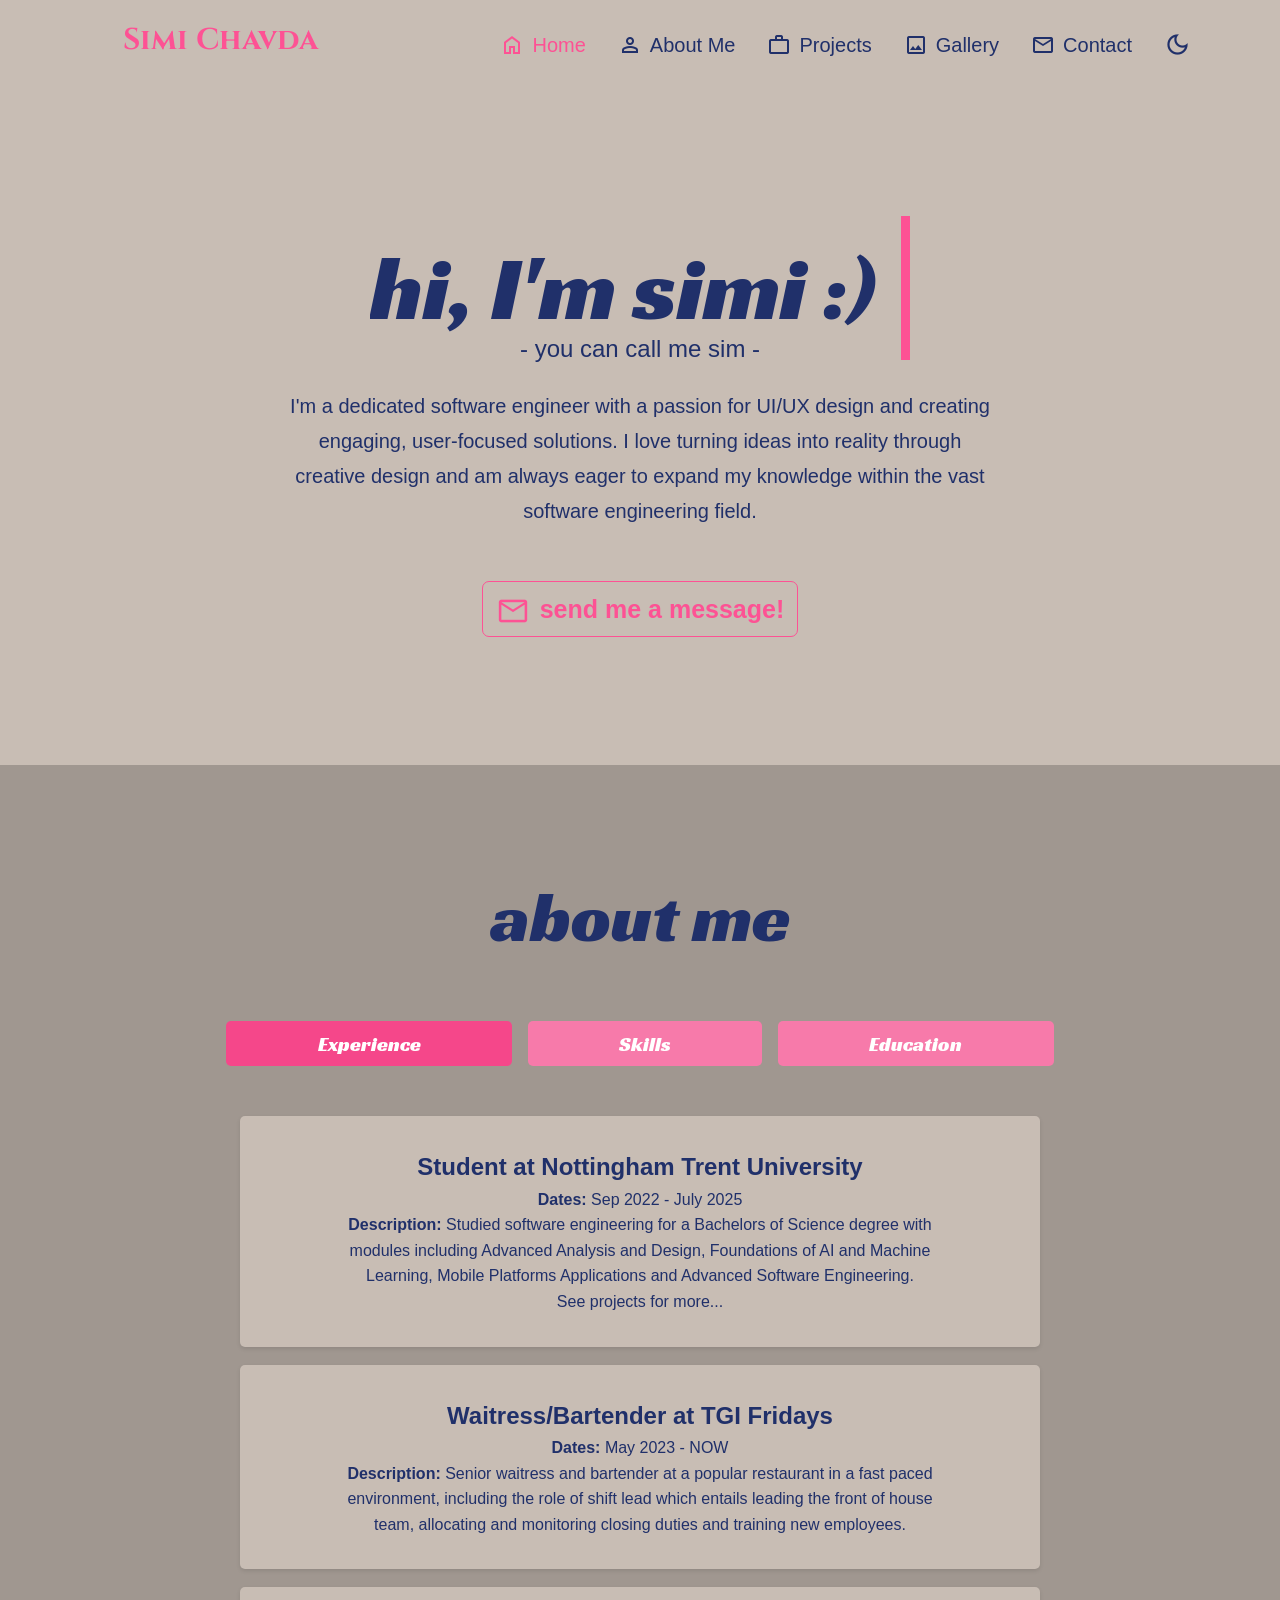
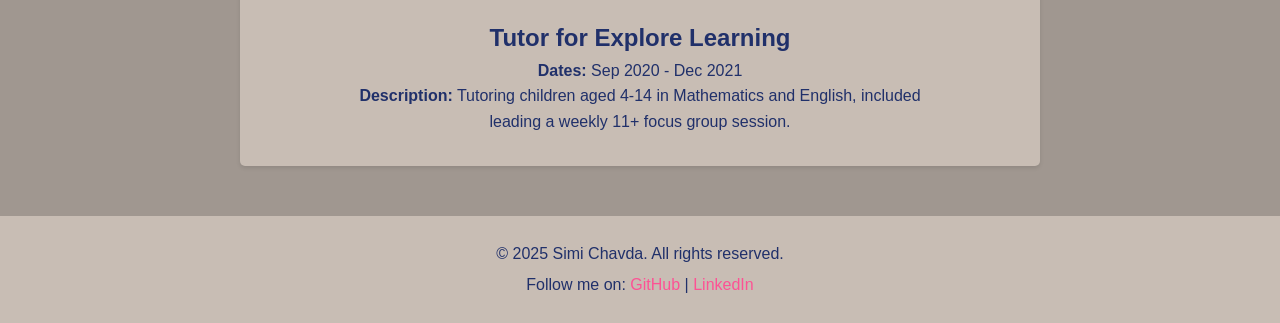
<file: index.html>
<!DOCTYPE html>
<html lang="en">


<head>
    <meta charset="UTF-8">
    <meta name="viewport" content="width=device-width, initial-scale=1.0">


    <title>Simi Chavda</title>

    <link rel="stylesheet" href="css/style.css">
    <link rel="stylesheet" href="css/nav.css">
    <script src="https://code.jquery.com/jquery-3.7.1.js" integrity="sha256-eKhayi8LEQwp4NKxN+CfCh+3qOVUtJn3QNZ0TciWLP4=" crossorigin="anonymous"></script>
    <script src="js/script.js"></script>
    

    <link href="https://fonts.googleapis.com/css2?family=Racing+Sans+One&family=Slabo+27px&display=swap" rel="stylesheet">
    <link rel="stylesheet" href="https://fonts.googleapis.com/css2?family=Cinzel:wght@400..900&family=Nanum+Myeongjo&display=swap" />
    <link rel="stylesheet" href="https://fonts.googleapis.com/css2?family=Material+Symbols+Outlined" />
</head>



<body>
    <header>
        <nav class="navbar">
            <div class="logo">Simi Chavda</div>
            <ul class="nav-links">
                <li><a class="active item" href="index.html"><span class="material-symbols-outlined">home</span><span class="nav-text">Home</span></a></li>
                <li><a class="item" href="#about-me"><span class="material-symbols-outlined">person</span><span class="nav-text">About Me</span></a></li>
                <li><a class="item" href="projects.html"><span class="material-symbols-outlined">work</span><span class="nav-text">Projects</span></a></li>
                <li><a class="item" href="gallery.html"><span class="material-symbols-outlined">image</span><span class="nav-text">Gallery</span></a></li>
                <li><a class="item" href="contact.html"><span class="material-symbols-outlined">mail</span><span class="nav-text">Contact</span></a></li>
                <li><a id="appearance-button" href="" class="material-symbols-outlined">dark_mode</a></li>
            </ul>
        </nav>
    </header>

    <main>
        <h1 class="typing-animation">hi, I'm simi :) </h1>
        <h2>- you can call me sim -</h2>
        <h3>I'm a dedicated software engineer with a passion for UI/UX design and creating engaging, user-focused solutions. I love turning ideas into reality through creative design and am always eager to expand my knowledge within the vast software engineering field. </h3>
        <h4> <a id="mail-button" href="contact.html"><span class="material-symbols-outlined icon">mail</span> send me a message!</a></h4>
    </main>


    <section id="about-me" class="about-me">
        <h2>about me</h2>
            <div class="about-tabs">
                <button class="tab-button active" data-tab="experience">Experience</button>
                <button class="tab-button" data-tab="skills">Skills</button>
                <button class="tab-button" data-tab="education">Education</button>
            </div>
            <div class="tab-content active" id="experience">
                <ul class="experience-list">
                    <li>
                        <h1>Student at Nottingham Trent University</h1>
                        <p><strong>Dates:</strong> Sep 2022 - July 2025</p>
                        <p><strong>Description:</strong> Studied software engineering for a Bachelors of Science degree with modules including Advanced Analysis and Design, Foundations of AI and Machine Learning, Mobile Platforms Applications and Advanced Software Engineering. <br> See projects for more...</p>
                    </li>
                    <li>
                        <h1>Waitress/Bartender at TGI Fridays</h1>
                        <p><strong>Dates:</strong> May 2023 - NOW</p>
                        <p><strong>Description:</strong> Senior waitress and bartender at a popular restaurant in a fast paced environment, including the role of shift lead which entails leading the front of house team, allocating and monitoring closing duties and training new employees.</p>
                    </li>
                    <li>
                        <h1>Tutor for Explore Learning</h1>
                        <p><strong>Dates:</strong> Sep 2020 - Dec 2021</p>
                        <p><strong>Description:</strong> Tutoring children aged 4-14 in Mathematics and English, included leading a weekly 11+ focus group session.</p>
                    </li>
                </ul>
            </div>
            <div class="tab-content" id="skills">
                <ul>
                    <li>
                        <h1>Languages</h1>
                        <p>HTML, CSS, JavaScript, C++, Python, MySQL, C#</p>
                    </li>
                    <li>
                        <h1>Softwares/Tools/Frameworks</h1>
                        <p>Visual Studio & Visual Studio Code, Figma, React, Android Studio</p>
                    </li>
                    <li>
                        <h1>Soft Skills</h1>
                        <p>Problem-Solving, Teamwork, Team Leading, Adaptability</p>
                    </li>
                </ul>
            </div>
            <div class="tab-content" id="education">
                <ul>
                    <li>
                        <h1>Nottingham Trent University - Software Engineering BSc (2:1)</h1>
                        <p><strong>Dates:</strong> Sep 2022 - July 2025</p>
                        <p><strong>Description:</strong> Including my Final Year Project consisting of an AR mobile game created in Unity Engine V6 with a GPS system relying on Vuforia's Map API, and a 17,000 word dissertation detailing the planning, design, implentation and testing phases of this project. <br><br><strong>Final Year Project Grade : 2:1 </strong></p>
                    </li>
                    <li>
                        <h1>Beaconsfield High School - x3 A Levels</h1>
                        <p><strong>Dates:</strong> Sep 2020 - July 2022</p>
                        <p><br><strong>Subjects and Grades : Mathemtics, Economics & Physics (A,A,B)</strong></p>
                    </li>
                </ul>
            </div>
    </section>

    <button id="back-to-top" class="material-symbols-outlined">arrow_upward</button>

    <footer>
        <div class="footer-info">
            <p>&copy; 2025 Simi Chavda. All rights reserved.</p>
            <p>Follow me on:
                <a href="https://github.com/simichavda" target="_blank">GitHub</a> |
                <a href="https://linkedin.com" target="_blank">LinkedIn</a>
            </p>
        </div>
    </footer>


</body>
</html>
</file>
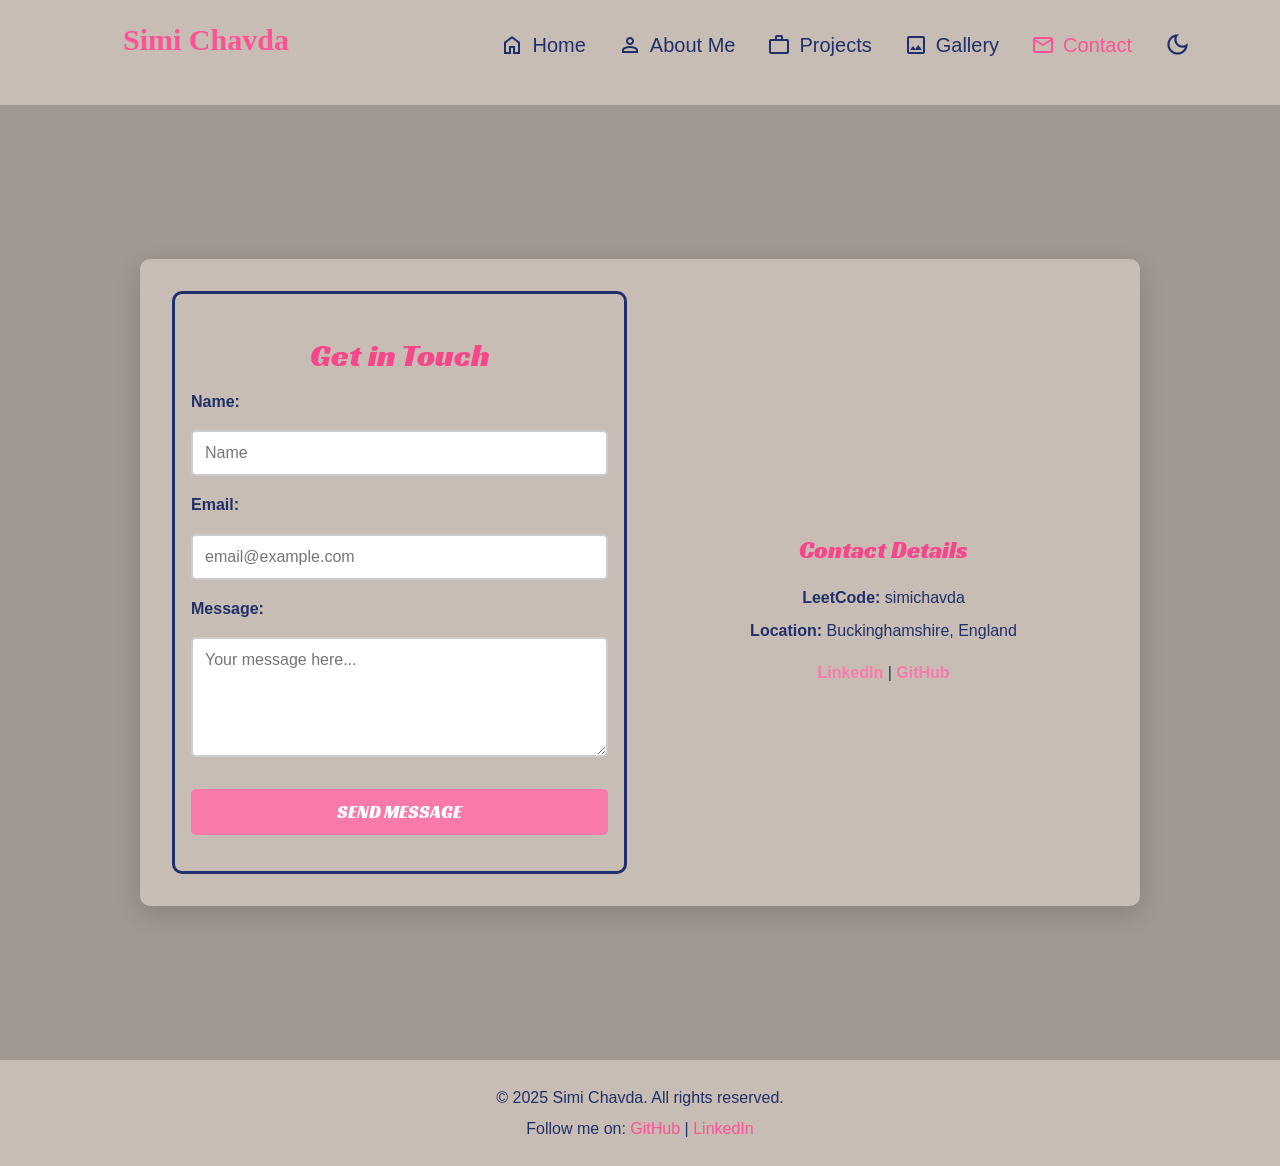
<file: contact.html>
<!DOCTYPE html>
<html lang="en">

<head>
    <meta charset="UTF-8">
    <meta name="viewport" content="width=device-width, initial-scale=1.0">
    <title>Contact | Simi Chavda</title>

    <link rel="stylesheet" href="css/style.css">
    <link rel="stylesheet" href="css/nav.css">
    <link rel="stylesheet" href="css/contact.css">

    <script src="https://code.jquery.com/jquery-3.7.1.js"></script>
    <script src="js/script.js"></script>

    <link href="https://fonts.googleapis.com/css2?family=Racing+Sans+One&family=Slabo+27px&display=swap" rel="stylesheet">
    <link rel="stylesheet" href="https://fonts.googleapis.com/css2?family=Material+Symbols+Outlined" />
</head>

<body>
    <header>
        <nav class="navbar">
            <div class="logo">Simi Chavda</div>
            <ul class="nav-links">
                <li><a class="item" href="index.html"><span class="material-symbols-outlined">home</span><span class="nav-text">Home</span></a></li>
                <li><a class="item" href="index.html#about-me"><span class="material-symbols-outlined">person</span><span class="nav-text">About Me</span></a></li>
                <li><a class="item" href="projects.html"><span class="material-symbols-outlined">work</span><span class="nav-text">Projects</span></a></li>
                <li><a class="item" href="gallery.html"><span class="material-symbols-outlined">image</span><span class="nav-text">Gallery</span></a></li>
                <li><a class="item active" href="contact.html"><span class="material-symbols-outlined">mail</span><span class="nav-text">Contact</span></a></li>
                <li><a id="appearance-button" href="" class="material-symbols-outlined">dark_mode</a></li>
            </ul>
        </nav>
    </header>

    <section id="about-me" class="about-me">
        <div class="contact-container">
            <div class="contact-form">
                <h2>Get in Touch</h2>
                <form action="https://formspree.io/f/xzdjzbop" method="POST">
                    <label for="name">Name:</label>
                    <input type="text" id="name" name="name" placeholder="Name" required>

                    <label for="email">Email:</label>
                    <input type="email" id="email" name="email" placeholder="email@example.com" required>

                    <label for="message">Message:</label>
                    <textarea id="message" name="message" rows="5" placeholder="Your message here..." required></textarea>

                    <input type="text" name="_gotcha" style="display:none">

                    <div class="g-recaptcha" data-sitekey="6LeIxAcTAAAAAJcZVRqyHh71UMIEGNQ_MXjiZKhI"></div>

                    <button type="submit">SEND MESSAGE</button>
                </form>
                <script src="https://www.google.com/recaptcha/api.js" async defer></script>
            </div>

            <div class="contact-details">
                <h2>Contact Details</h2>
                <p><strong>LeetCode:</strong> <a href="https://leetcode.com/u/simichavda/">simichavda</a></p>
                <p><strong>Location:</strong> Buckinghamshire, England</p>
                <ul class="social-links">
                    <li>
                        <a href="https://www.linkedin.com/in/simi-chavda-56b835235/" target="_blank">LinkedIn</a> |
                        <a href="https://github.com/simichavda" target="_blank">GitHub</a>
                    </li>
                </ul>
            </div>
        </div>
    </section>

    <button id="back-to-top" class="material-symbols-outlined">arrow_upward</button>

    <footer>
        <div class="footer-info">
            <p>&copy; 2025 Simi Chavda. All rights reserved.</p>
            <p>
                Follow me on:
                <a href="https://github.com" target="_blank">GitHub</a> |
                <a href="https://linkedin.com" target="_blank">LinkedIn</a>
            </p>
        </div>
    </footer>
</body>
</html>
</file>
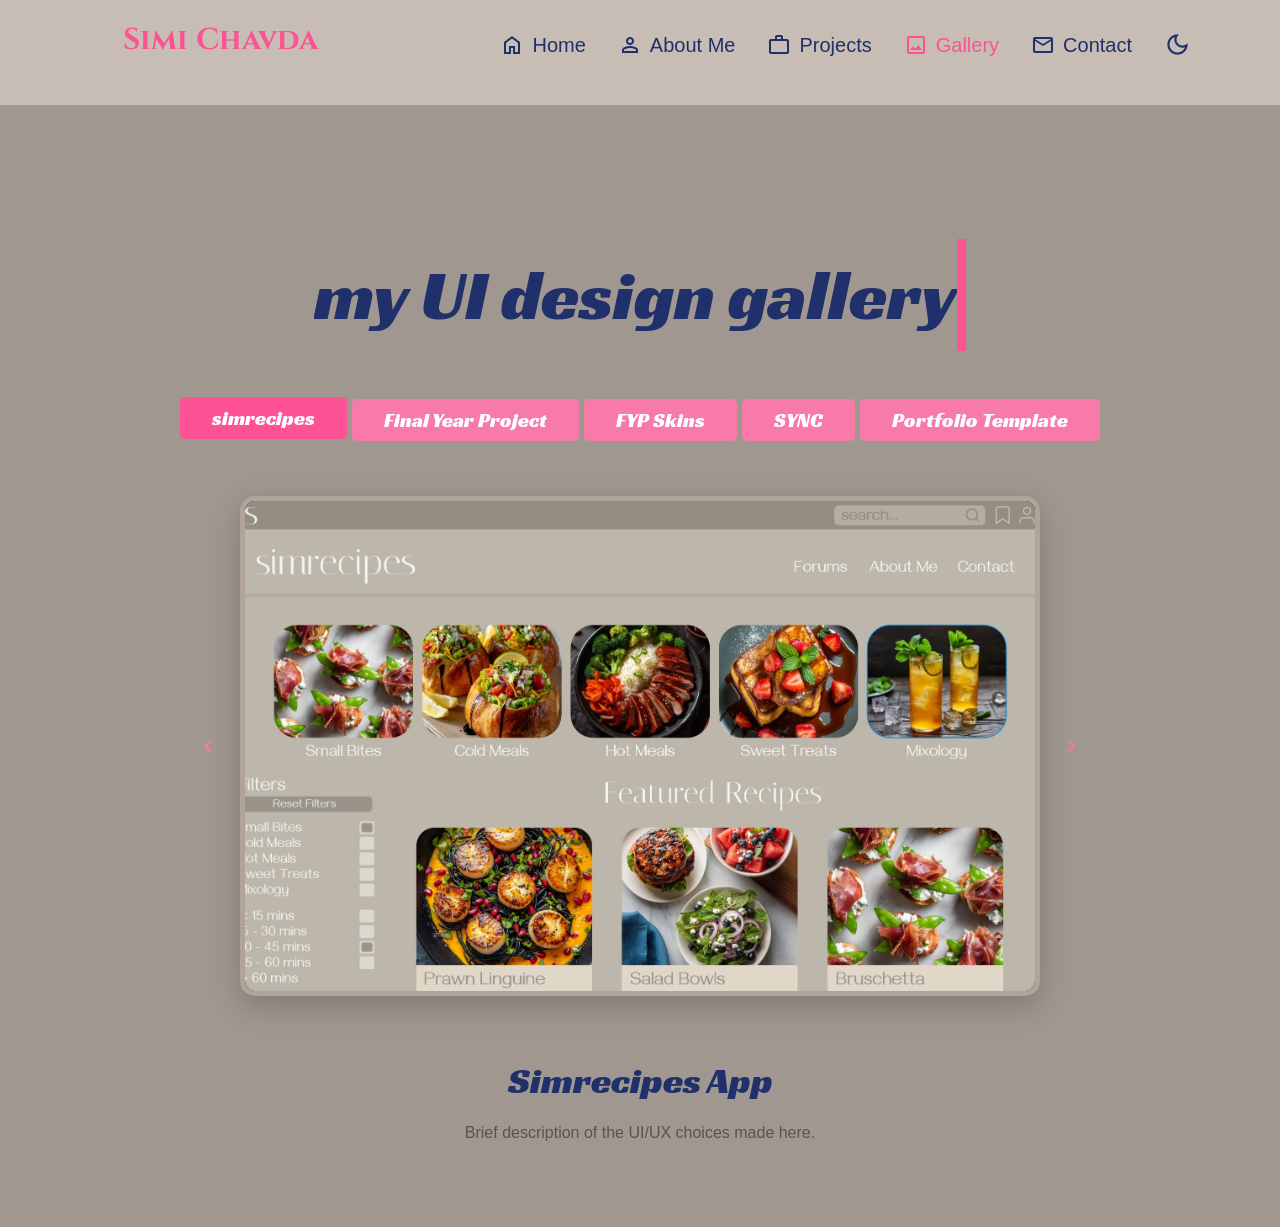
<file: gallery.html>
<!DOCTYPE html>
<html lang="en">

<head>
    <meta charset="UTF-8">
    <meta name="viewport" content="width=device-width, initial-scale=1.0">

    <title>Designs</title>

    <link rel="stylesheet" href="css/style.css">
    <link rel="stylesheet" href="css/nav.css">
    <link rel="stylesheet" href="css/gallery.css">

    <script src="https://code.jquery.com/jquery-3.7.1.js" integrity="sha256-eKhayi8LEQwp4NKxN+CfCh+3qOVUtJn3QNZ0TciWLP4=" crossorigin="anonymous"></script>
    <script src="js/script.js"></script>
    <script src="js/gallery.js" defer></script>

    <link href="https://fonts.googleapis.com/css2?family=Racing+Sans+One&family=Slabo+27px&display=swap" rel="stylesheet">
    <link rel="stylesheet" href="https://fonts.googleapis.com/css2?family=Cinzel:wght@400..900&family=Nanum+Myeongjo&display=swap" />
    <link rel="stylesheet" href="https://fonts.googleapis.com/css2?family=Material+Symbols+Outlined" />
</head>

<body>
    <header>
        <nav class="navbar">
            <div class="logo">Simi Chavda</div>
            <ul class="nav-links">
                <li><a class="item" href="index.html"><span class="material-symbols-outlined">home</span><span class="nav-text">Home</span></a></li>
                <li><a class="item" href="index.html#about-me"><span class="material-symbols-outlined">person</span><span class="nav-text">About Me</span></a></li>
                <li><a class="item" href="projects.html"><span class="material-symbols-outlined">work</span><span class="nav-text">Projects</span></a></li>
                <li><a class="active item" href="gallery.html"><span class="material-symbols-outlined">image</span><span class="nav-text">Gallery</span></a></li>
                <li><a class="item" href="contact.html"><span class="material-symbols-outlined">mail</span><span class="nav-text">Contact</span></a></li>
                <li><a id="appearance-button" href="" class="material-symbols-outlined navicon">dark_mode</a></li>
            </ul>
        </nav>
    </header>

    <section id="gallery-section" class="about-me">
        <h2 class="typing-animation">my UI design gallery</h2>

        <div class="about-tabs">
            <button class="tab-button active" data-tab="simrecipes">simrecipes</button>
            <button class="tab-button" data-tab="fyp">Final Year Project</button>
            <button class="tab-button" data-tab="fypskins">FYP Skins</button>
            <button class="tab-button" data-tab="sync">SYNC</button>
            <button class="tab-button" data-tab="porttemp">Portfolio Template</button>
        </div>

        <div class="tab-content active" id="simrecipes">
            <div class="carousel-container">
                <button class="prev-btn material-symbols-outlined">chevron_left</button>
                <div class="carousel-view landscape">
                    <div class="carousel-track">
                        <img src="images/gallery/simrecipes1.jpg" alt="App Design 1">
                        <img src="images/gallery/simrecipes2.jpg" alt="App Design 2">
                        <img src="images/gallery/simrecipes3.jpg" alt="App Design 3">
                        <img src="images/gallery/simrecipes4.jpg" alt="App Design 4">
                        <img src="images/gallery/simrecipes5.jpg" alt="App Design 5">
                    </div>
                </div>
                <button class="next-btn material-symbols-outlined">chevron_right</button>
            </div>
            <div class="project-desc">
                <h3>Simrecipes App</h3>
                <p>Brief description of the UI/UX choices made here.</p>
            </div>
        </div>

        <div class="tab-content" id="fyp">
            <div class="carousel-container">
                <button class="prev-btn material-symbols-outlined">chevron_left</button>
                <div class="carousel-view portrait">
                    <div class="carousel-track">
                        <img src="images/gallery/fyp/fyp1.jpg" alt="App Design 1">
                        <img src="images/gallery/fyp/fyp2.jpg" alt="App Design 2">
                        <img src="images/gallery/fyp/fyp3.1.jpg" alt="App Design 3.1">
                        <img src="images/gallery/fyp/fyp3.2.jpg" alt="App Design 3.2">
                        <img src="images/gallery/fyp/fyp4.jpg" alt="App Design 4">
                        <img src="images/gallery/fyp/fyp5.jpg" alt="App Design 5">
                        <img src="images/gallery/fyp/fyp6.jpg" alt="App Design 6">
                        <img src="images/gallery/fyp/fyp7.jpg" alt="App Design 7">
                        <img src="images/gallery/fyp/fyp8.jpg" alt="App Design 8">
                        <img src="images/gallery/fyp/fyp9.jpg" alt="App Design 9">
                        <img src="images/gallery/fyp/fyp10.jpg" alt="App Design 10">
                        <img src="images/gallery/fyp/fyp11.jpg" alt="App Design 11">
                        <img src="images/gallery/fyp/fyp12.jpg" alt="App Design 12">
                        <img src="images/gallery/fyp/fyp13.jpg" alt="App Design 13">
                        <img src="images/gallery/fyp/fyp14.jpg" alt="App Design 14">
                        <img src="images/gallery/fyp/fyp15.jpg" alt="App Design 15">
                    </div>
                </div>
                <button class="next-btn material-symbols-outlined">chevron_right</button>
            </div>
            <div class="project-desc">
                <h3>Final Year Project</h3>
                <p>Brief description of the UI/UX choices made here.</p>
            </div>
        </div>

        <div class="tab-content" id="fypskins">
            <div class="carousel-container">
                <button class="prev-btn material-symbols-outlined">chevron_left</button>
                <div class="carousel-view portrait">
                    <div class="carousel-track">
                        <img src="images/gallery/modelskins/BlueGreenSkin.png" alt="App Design 1">
                        <img src="images/gallery/modelskins/CoconutSkin.png" alt="App Design 2">
                        <img src="images/gallery/modelskins/DenimSkin.png" alt="App Design 3">
                        <img src="images/gallery/modelskins/GalaxySkin.png" alt="App Design 4">
                        <img src="images/gallery/modelskins/GrayPinkSkin.png" alt="App Design 5">
                        <img src="images/gallery/modelskins/HalloweenSkin.png" alt="App Design 6">
                        <img src="images/gallery/modelskins/LimeSkin.png" alt="App Design 7">
                        <img src="images/gallery/modelskins/OrangeYellowSkin.png" alt="App Design 8">
                        <img src="images/gallery/modelskins/PineappleSkin.png" alt="App Design 9">
                        <img src="images/gallery/modelskins/PinkSkin.png" alt="App Design 10">
                        <img src="images/gallery/modelskins/PurpleYellowSkin.png" alt="App Design 11">
                        <img src="images/gallery/modelskins/WatermelonSkin.png" alt="App Design 12">
                    </div>
                </div>
                <button class="next-btn material-symbols-outlined">chevron_right</button>
            </div>
            <div class="project-desc">
                <h3>FYP Skins</h3>
                <p>Brief description of the UI/UX choices made here.</p>
            </div>
        </div>

        <div class="tab-content" id="sync">
            <div class="carousel-container">
                <button class="prev-btn material-symbols-outlined">chevron_left</button>
                <div class="carousel-view portrait">
                    <div class="carousel-track">
                        <img src="images/gallery/SYNC1.jpg" alt="App Design 1">
                        <img src="images/gallery/SYNC2.jpg" alt="App Design 2">
                        <img src="images/gallery/SYNC3.jpg" alt="App Design 3">
                    </div>
                </div>
                <button class="next-btn material-symbols-outlined">chevron_right</button>
            </div>
            <div class="project-desc">
                <h3>SYNC Application</h3>
                <p>Brief description of the UI/UX choices made here.</p>
            </div>
        </div>

        <div class="tab-content" id="porttemp">
            <div class="carousel-container">
                <button class="prev-btn material-symbols-outlined">chevron_left</button>
                <div class="carousel-view landscape">
                    <div class="carousel-track">
                        <img src="images/gallery/webdesignidea1.jpg" alt="App Design 1">
                        <img src="images/gallery/webdesignidea2.jpg" alt="App Design 2">
                    </div>
                </div>
                <button class="next-btn material-symbols-outlined">chevron_right</button>
            </div>
            <div class="project-desc">
                <h3>Portfolio Template</h3>
                <p>Brief description of the UI/UX choices made here.</p>
            </div>
        </div>

    </section>

    <button id="back-to-top" class="material-symbols-outlined">arrow_upward</button>

</body>
</html>
</file>
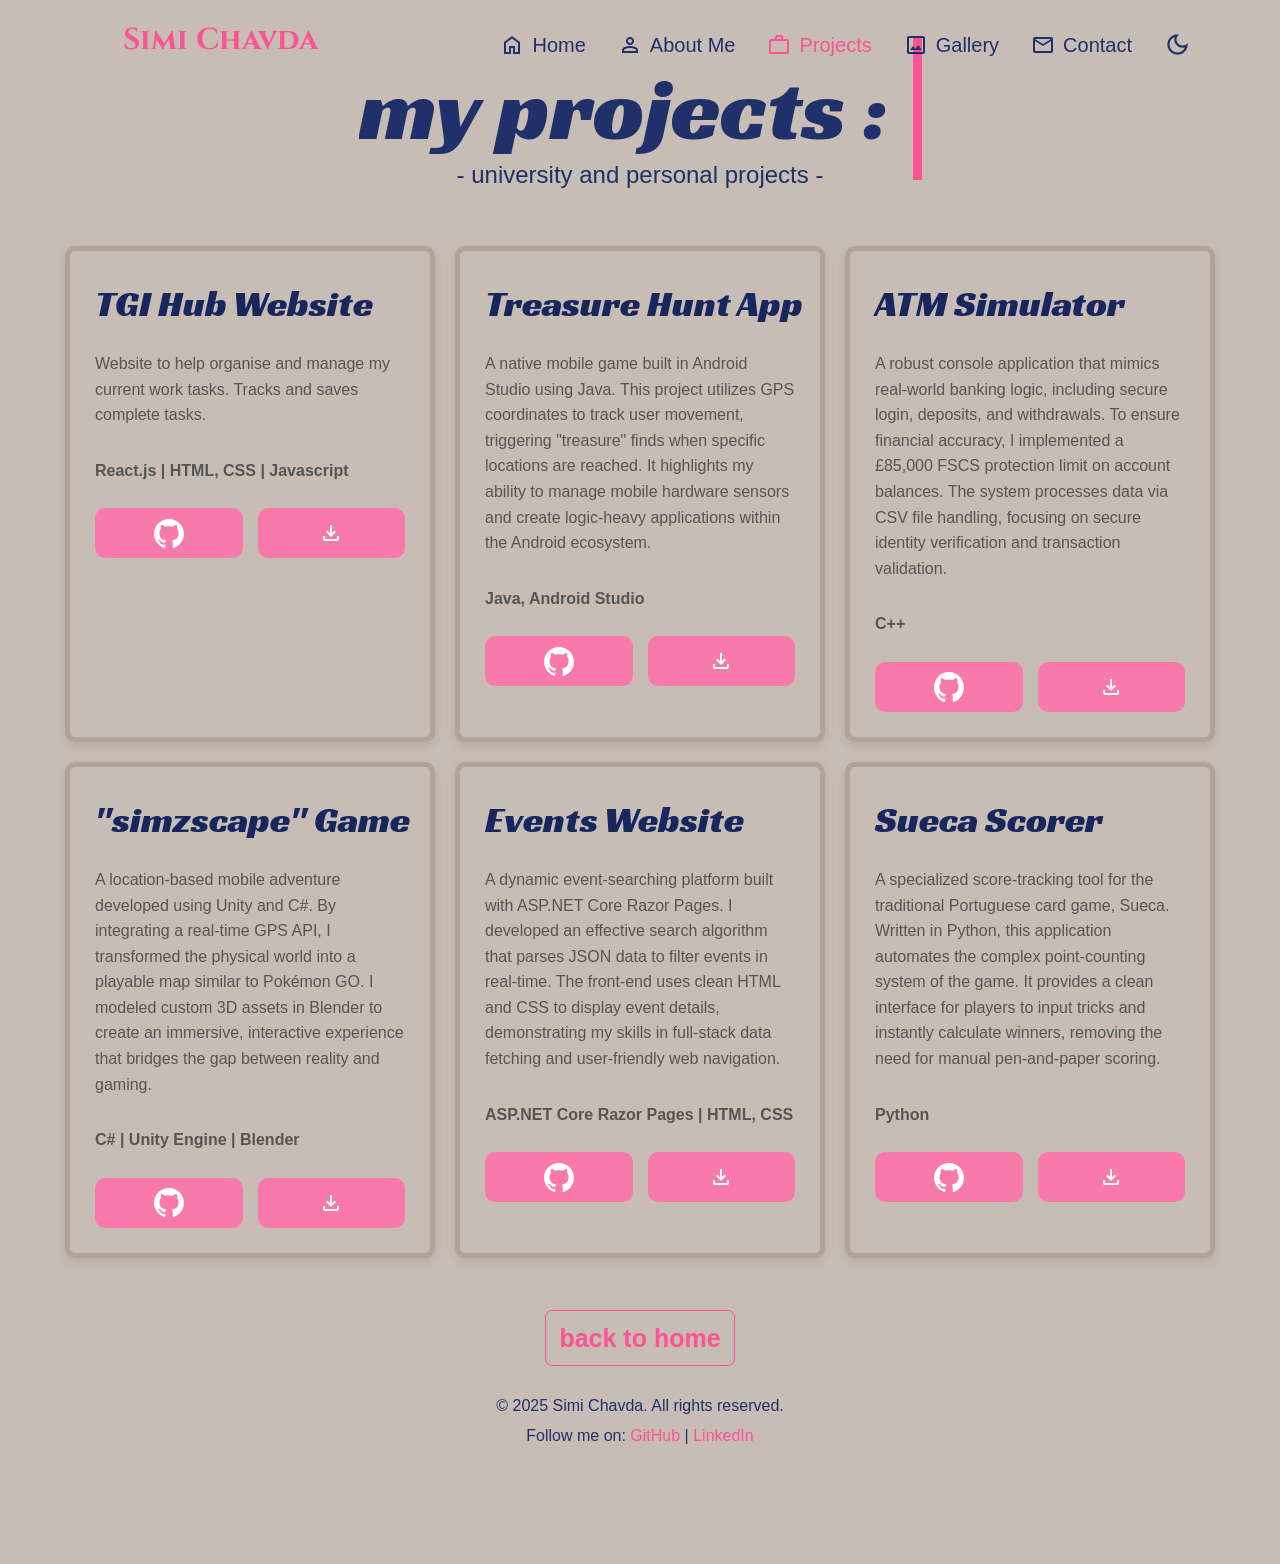
<file: projects.html>
<!DOCTYPE html>
<html lang="en">


<head>
    <meta charset="UTF-8">
    <meta name="viewport" content="width=device-width, initial-scale=1.0">


    <title>Projects</title>

    <link rel="stylesheet" href="css/style.css">
    <link rel="stylesheet" href="css/nav.css">
    <link rel="stylesheet" href="css/projects.css">
    <script src="https://code.jquery.com/jquery-3.7.1.js" integrity="sha256-eKhayi8LEQwp4NKxN+CfCh+3qOVUtJn3QNZ0TciWLP4=" crossorigin="anonymous"></script>
    <script src="js/script.js"></script>
    <script src="js/projects.js" defer></script>


    <link href="https://fonts.googleapis.com/css2?family=Racing+Sans+One&family=Slabo+27px&display=swap" rel="stylesheet">
    <link rel="stylesheet" href="https://fonts.googleapis.com/css2?family=Cinzel:wght@400..900&family=Nanum+Myeongjo&display=swap" />
    <link rel="stylesheet" href="https://fonts.googleapis.com/css2?family=Material+Symbols+Outlined" />
</head>



<body>
    <header>
        <nav class="navbar">
            <div class="logo">Simi Chavda</div>
            <ul class="nav-links">
                <li><a class="item" href="index.html"><span class="material-symbols-outlined">home</span><span class="nav-text">Home</span></a></li>
                <li><a class="item" href="index.html#about-me"><span class="material-symbols-outlined">person</span><span class="nav-text">About Me</span></a></li>
                <li><a class="item active" href="projects.html"><span class="material-symbols-outlined">work</span><span class="nav-text">Projects</span></a></li>
                <li><a class="item" href="gallery.html"><span class="material-symbols-outlined">image</span><span class="nav-text">Gallery</span></a></li>
                <li><a class="item" href="contact.html"><span class="material-symbols-outlined">mail</span><span class="nav-text">Contact</span></a></li>
                <li><a id="appearance-button" href="" class="material-symbols-outlined">dark_mode</a></li>
            </ul>
        </nav>
    </header>

    <main>
        <h1 id="myprojects" class="typing-animation">my projects : </h1>

        <h2 id="project-text">- university and personal projects -</h2>

        <div class="project-container">
            <div class="project-card">
                <div class="card-content">
                    <h3>TGI Hub Website</h3>
                    <p>Website to help organise and manage my current work tasks. Tracks and saves complete tasks.</p>
                    <p class="tech-stack"> React.js | HTML, CSS | Javascript </p>
                    <div class="card-buttons">
                        <a href="tgihub.html" class="github-btn"><img src="images/github.svg"></a>
                        <a href="#" class="material-symbols-outlined">download</a>
                    </div>
                </div>
            </div>

            <div class="project-card">
                <div class="card-content">
                    <h3>Treasure Hunt App</h3>
                    <p>A native mobile game built in Android Studio using Java. This project utilizes GPS coordinates to track user movement, triggering "treasure" finds when specific locations are reached. It highlights my ability to manage mobile hardware sensors and create logic-heavy applications within the Android ecosystem.</p>
                    <p class="tech-stack"> Java, Android Studio </p>
                    <div class="card-buttons">
                        <a href="https://github.com/simichavda" class="github-btn"><img src="images/github.svg"></a>
                        <a href="#" class="material-symbols-outlined">download</a>
                    </div>
                </div>
            </div>

            <div class="project-card">
                <div class="card-content">
                    <h3>ATM Simulator</h3>
                    <p>A robust console application that mimics real-world banking logic, including secure login, deposits, and withdrawals. To ensure financial accuracy, I implemented a £85,000 FSCS protection limit on account balances. The system processes data via CSV file handling, focusing on secure identity verification and transaction validation.</p>
                    <p class="tech-stack"> C++ </p>
                    <div class="card-buttons">
                        <a href="https://github.com/simichavda/ATM-Simulator" class="github-btn"><img src="images/github.svg"></a>
                        <a href="" class="material-symbols-outlined">download</a>
                    </div>
                </div>
            </div>

            <div class="project-card">
                <div class="card-content">
                    <h3>"simzscape" Game</h3>
                    <p>A location-based mobile adventure developed using Unity and C#. By integrating a real-time GPS API, I transformed the physical world into a playable map similar to Pokémon GO. I modeled custom 3D assets in Blender to create an immersive, interactive experience that bridges the gap between reality and gaming.</p>
                    <p class="tech-stack"> C# | Unity Engine | Blender </p>
                    <div class="card-buttons">
                        <a href="https://github.com/simichavda/FYP-game" class="github-btn"><img src="images/github.svg"></a>
                        <a href="#" class="material-symbols-outlined">download</a>
                    </div>
                </div>
            </div>

            <div class="project-card">
                <div class="card-content">
                    <h3>Events Website</h3>
                    <p>A dynamic event-searching platform built with ASP.NET Core Razor Pages. I developed an effective search algorithm that parses JSON data to filter events in real-time. The front-end uses clean HTML and CSS to display event details, demonstrating my skills in full-stack data fetching and user-friendly web navigation.</p>
                    <p class="tech-stack"> ASP.NET Core  Razor Pages | HTML, CSS </p>
                    <div class="card-buttons">
                        <a href="https://github.com/simichavda" class="github-btn"><img src="images/github.svg"></a>
                        <a href="#" class="material-symbols-outlined">download</a>
                    </div>
                </div>
            </div>

            <div class="project-card">
                <div class="card-content">
                    <h3>Sueca Scorer</h3>
                    <p>A specialized score-tracking tool for the traditional Portuguese card game, Sueca. Written in Python, this application automates the complex point-counting system of the game. It provides a clean interface for players to input tricks and instantly calculate winners, removing the need for manual pen-and-paper scoring.</p>
                    <p class="tech-stack"> Python </p>
                    <div class="card-buttons">
                        <a href="https://github.com/simichavda" class="github-btn"><img src="images/github.svg"></a>
                        <a href="#" class="material-symbols-outlined">download</a>
                    </div>
                </div>
            </div>

        </div>
        <h4> <a class="home-button" id="mail-button" href="index.html"> back to home </a></h4>

         <footer>
        <div class="footer-info">
            <p>&copy; 2025 Simi Chavda. All rights reserved.</p>
            <p>Follow me on:
                <a href="https://github.com/simichavda" target="_blank">GitHub</a> |
                <a href="https://linkedin.com" target="_blank">LinkedIn</a>
            </p>
        </div>
    </footer>
    </main>


</body>
</html>
</file>
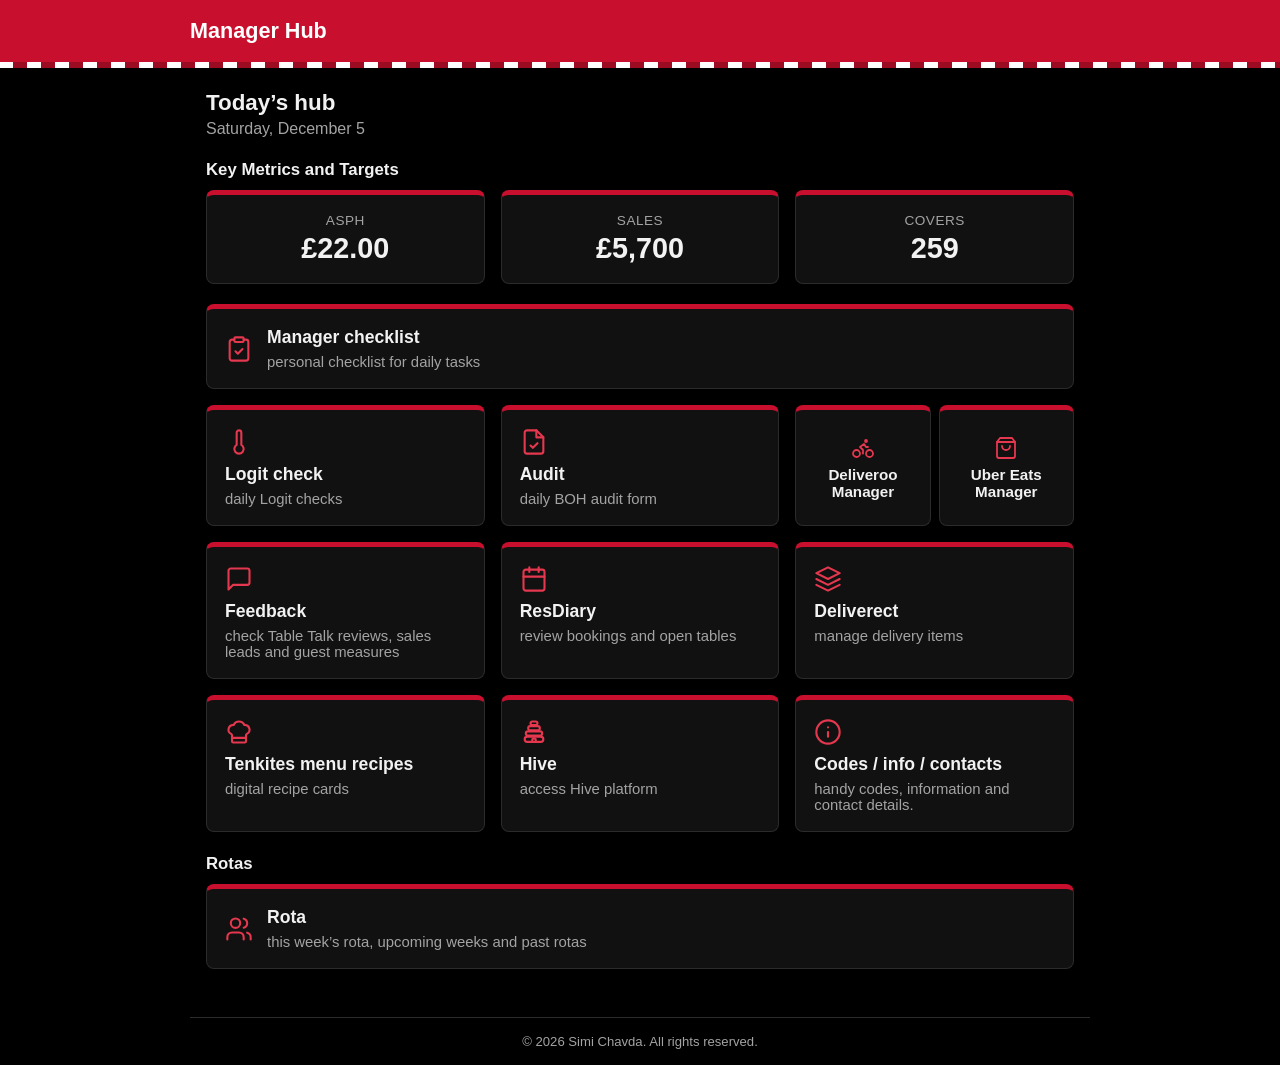
<file: tgihub.html>
<!DOCTYPE html>
<html lang="en">
<head>
  <meta charset="utf-8">
  <meta name="viewport" content="width=device-width, initial-scale=1">
  <title>Manager Hub</title>
  <link rel="icon" type="image/png" href="images/tgilogo.png">
  <link rel="apple-touch-icon" href="images/tgilogo.png">
  <link rel="stylesheet" href="css/tgihub.css">
</head>
<body>
  <header class="top">
    <div class="in">
      <h1>Manager Hub</h1>
      <a href="#" id="homeLink" hidden>Home</a>
    </div>
  </header>
  <main id="app"></main>
  <footer class="foot">© <span id="year"></span> Simi Chavda. All rights reserved.</footer>
  <script src="js/tgihub.js"></script>
</body>
</html>
</file>
<file: css/style.css>
@import url('https://fonts.googleapis.com/css2?family=Material+Symbols+Outlined');

html {
    scroll-behavior: smooth; 
}


* {
    margin: 0;
    padding: 0;
    box-sizing: border-box;
}

html {
    scroll-behavior: smooth;
}

:root {
    --background-light: #c8bdb4;
    --background-dark: #0d1224;
    --text-light: #20306a;
    --text-dark: #c8bdb4;
    --text-inverse-light: #f5f5f5;
    --text-inverse-dark: #474747;

    --background: var(--background-light);
    --nav: var(--nav-light);
    --text: var(--text-light);
    --text-inverse: var(--text-inverse-light);
}

:root.dark {
    --background: var(--background-dark);
    --nav: var(--nav-dark);
    --text: var(--text-dark);
    --text-inverse: var(--text-inverse-dark);
}


.material-symbols-outlined {
    font-variation-settings:
        'FILL' 0, 
        'wght' 300, 
        'GRAD' 0, 
}
    

body {
    background-color: var(--background);
    font-family: Arial, sans-serif;
    line-height: 1.6;
}

main {
    display: flex;
    align-items: center;
    justify-content: center;
    flex-direction: column;
    width: 80vw;
    height: 75vh;
    margin: auto;
    border-radius: 8px;
    text-align: center;
}

    main h1 {
        font-size: 90px;
        color: var(--text);
        font-family: "Racing Sans One", sans-serif;
        font-weight: 100;
        margin-bottom: -35px;
        padding-right: 25px
    }

    .typing-animation {
        display: inline-block;
        white-space: nowrap;
        overflow: hidden; 
        border-right: 9px solid #fd5294; 
        animation: typing 3s steps(30, end), smooth-blink 1.2s infinite 3s; 

    }
    
    @keyframes typing {
        from { width: 0; }
        to { width: 550px; }
    }
    

    @keyframes smooth-blink {
        0%, 100% { opacity: 1; } 
        50% { border-color: transparent; }
    }
    
    

    main h2 {
        font-size: 24px;
        color: var(--text);
        font-weight: 10;
        margin-top: 5px;
    }

    main h3 {
        font-size: 20px;
        color: var(--text);
        font-weight: 10;
        margin-top: 20px;
        width: 700px;
        line-height: 35px;
    }

    #mail-button .material-symbols-outlined {
        font-size: 34px;
        margin-right: 3px;
        vertical-align: middle;
    }

    main h4 {
        font-size: 25px;
        margin-top: 50px;
        padding: 10px;
    }

    main h4 a {
        text-decoration: none;
        color: #fd5294;
        padding: 13px;
        border: 1px solid #fd5294;
        border-radius: 7px;
    }

    main h4 a:hover {
        text-decoration: none;
        color: var(--text);
        border-color: var(--text);
        transition-duration: 0.5s;
    }

.about-me {
    background: rgba(0, 0, 0, 0.2); 
    color: var(--text);
    padding: 2rem;
    text-align: center;
}

    .about-me h2 {
        margin-top: 4rem;
        margin-bottom: 3rem;
        font-family: "Racing Sans One", sans-serif;
        font-size: 70px;
        font-weight: 100;
    }

    .about-me p {
        font-size: 1rem;
        line-height: 1.6;
        max-width: 600px;
        margin: 0 auto;
    }

    .about-tabs {
        display: flex;
        justify-content: center;
        gap: 1rem;
        margin-bottom: 1.5rem;
      }
      
      .tab-button {
        padding: 0.6rem 7.5%;
        border: none;
        border-radius: 5px;
        background: #f77aaa;
        color: white;
        font-size: 1.25rem;
        cursor: pointer;
        font-family: "Racing Sans One", sans-serif;
      }
      
      .tab-button:hover {
        background: #f5478a;
        transition-duration: 0.7s;
      }
      
      .tab-button.active {
        background: #f5478a;
      }
      
      .tab-content {
        display: none;
        animation: fadeIn 0.5s ease;

      }
      
      .tab-content.active {
        display: block;
      }
      
      .tab-content h3 {
        margin-bottom: 0.5rem;
        color: var(--text);
      }
      
      .tab-content ul {
        list-style-type: none;
        padding: 0;
        margin-top: 50px;
      }
      
      .tab-content ul li {
        background: var(--background);
        margin: auto;
        margin-bottom: 18px;
        padding: 2rem;
        border-radius: 5px;
        box-shadow: 0 2px 4px rgba(0, 0, 0, 0.1);
        width: 800px;
      }

#back-to-top {
    position: fixed;           
    bottom: 20px;
    right: 20px;  
    background-color: #ff76a6;
    color: #ffffff;
    border: none;
    padding: 15px;
    font-size: 24px;
    border-radius: 50%;
    display: none;
    cursor: pointer;
}
    
    #back-to-top:hover {
        background-color: #f94084;
        transition-duration: 0.7s;
    }

@media (max-width: 768px) {
    .nav-links {
        display: flex;
        flex-direction: row;
        width: 100%;
        justify-content: space-around;
    }

    .typing-animation {
        display: inline-block;
        white-space: nowrap;
        overflow: hidden; 
        border-right: 9px solid #fd5294; 
        animation: typing 3s steps(30, end), smooth-blink 1.2s infinite 3s; 
    }

    @keyframes typing {
        from { width: 0; }
        to { width: 250px; }
    }
    

    @keyframes smooth-blink {
        0%, 100% { opacity: 1; } 
        50% { border-color: transparent; }
    }
    

    main h1 {
        margin-top: 60px;
        font-size: 40px;
    }

    main h2 {
        margin-top: 25px;
        font-size: 18px;
    }

    main h3 {
        font-size: 16px;
        width: auto;
        line-height: 25px;
        padding: 0 10px;
    }

    main h4 {
        font-size: 16px;
    }

    .about-tabs {
        max-width: 200px;
        margin: 20px auto;
    }
    
    .tab-button {
        font-size: 18px;
        font-weight: 0;
    }

    .tab-content ul li {
        font-size: 10px;
        width: 90vw;
        margin: auto;
        margin-bottom: 18px;
        padding: 1rem;
    }

    .tab-content.active li {
        width: 90vw;
        margin-left: -10px
    }

    .about-me h2 {
        font-size: 40px;
    }
}
</file>
<file: css/nav.css>
header {
    color: #ca6189;
}

.navbar {
    max-width: 1150px; 
    margin: 0 auto; 
    padding: 0 15px;
    display: flex;
    justify-content: space-between;
    align-items: center;
    padding: 1rem;
}

.logo {
    margin-left: 2rem;
    margin-top: -10px;
    padding: 10px;
    font-size: 30px;
    font-weight: bold;
    font-family: Cinzel;
    color: #fd5294;
}

.nav-links {
    list-style: none;
    display: flex;

}

    .nav-links li {
        margin-left: 1rem;
        font-size: 20px;
    }

    .nav-links a {
        color: var(--text);
        text-decoration: none;
        padding: 0.5rem;
        display: inline-flex;
        align-items: center;
        gap: 0.5rem;
    }

    #appearance-button.material-symbols-outlined {
        font-size: 27px;
        margin-top: 2px;
    }

        .nav-links a:hover {
            color: #fd5294;
            border-radius: 5px;
            transition-duration: 0.4s;
        }

        .nav-links .active {
            color: #fd5294; 
        }

footer {
    background-color: var(--background);
    color: var(--text);
    padding: 20px 0;
    text-align: center;
}
        
.footer-info p {
    margin: 5px 0;
}
        
.footer-info a {
    color: #fd5294;
    text-decoration: none;
    transition: color 0.3s;
}
        
.footer-info a:hover {
    color: #fff;
}

@media (max-width: 768px) {
    .navbar {
        padding: 0.5rem;
    }

    .logo {
        display: none;
    }

    .nav-links li {
        margin-left: 0;
        text-align: center;
    }

    .nav-links a {
        padding: 0.5rem;
        justify-content: center;
    }

    .nav-text {
        display: none;
    }

    .nav-links .material-symbols-outlined {
        font-size: 24px;
    }
}
</file>
<file: css/contact.css>
.about-me {
    margin-top: 15px;
}

.contact-container {
    display: flex;
    gap: 2rem;
    max-width: 1000px;
    margin: 13.5vh auto;
    padding: 2rem;
    background: var(--background, #ffffff);
    box-shadow: 0 8px 24px rgba(0, 0, 0, 0.15);
    border-radius: 10px;
}

.contact-form {
    flex: 1;
    padding: 1rem;
    border: solid 3px var(--text, #17275e);
    border-radius: 10px;
}

    .contact-form h2 {
        margin-top: 20px;
        margin-bottom: 0.5rem;
        font-size: 2rem;
        color: #f5478a;
        font-family: "Racing Sans One", sans-serif;
    }

    .contact-form form {
        display: flex;
        flex-direction: column;
        gap: 1rem;
        margin-bottom: 20px;
    }

    .contact-form input,
    .contact-form textarea {
        width: 100%;
        padding: 0.75rem;
        border: 2px solid #ccc;
        border-radius: 5px;
        font-size: 1rem;
        font-family: inherit;
    }

    .contact-form textarea {
        resize: vertical;
        min-height: 120px;
    }

    .contact-form label {
        text-align: left;
        font-weight: bold;  
}

.contact-form button {
    padding: 0.75rem;
    background: #f77aaa;
    color: white;
    border: none;
    border-radius: 5px;
    font-size: 1.1rem;
    font-family: "Racing Sans One", sans-serif;
    cursor: pointer;
    transition: 0.3s ease;
}

    .contact-form button:hover {
        background: #f5478a;
        transform: translateY(-2px);
    }

.contact-details {
    flex: 1;
    padding: 1rem;
    margin-top: 160px; 
}

    .contact-details h2 {
        margin-bottom: 1rem;
        font-size: 1.5rem;
        color: #f5478a;
        font-family: "Racing Sans One", sans-serif;
    }

    .contact-details p {
        margin: 0.5rem 0;
        line-height: 1.6;
        color: var(--text, #17275e);
    }

    .contact-details a {
        text-decoration: none;
        color: var(--text, #17275e);
    }

.social-links {
    list-style: none;
    padding: 0;
    margin-top: 1rem;
}

    .social-links a {
        color: #f77aaa;
        text-decoration: none;
        font-weight: bold;
        transition: 0.3s;
    }

        .social-links a:hover {
            color: #f5478a;
        }

@media (max-width: 768px) {

    .contact-container {
        flex-direction: column;
        margin-top: 50px;
        padding: 1.5rem;
        margin-left: 15px;
        margin-right: 15px;
    }

    .contact-details {
        margin-top: 10px;
        text-align: center;
    }
}
</file>
<file: css/gallery.css>
@keyframes typing {
    from {
        width: 0;
    }

    to {
        width: 670px;
    }
}

.about-me {
    margin-top: 15px;
    padding-top: 100px; /* Space for fixed nav */
    text-align: center;
}

    .about-me h2 {
        margin-top: 34px;
        margin-bottom: 40px;
        color: var(--text);
    }

/* Tabs */
.about-tabs {
    display: flex;
    justify-content: center;
    gap: 5px;
    flex-wrap: wrap;
    margin-bottom: 20px;
}

.tab-button {
    padding: 0.5rem 2rem;
    border: none;
    border-radius: 5px;
    background: #f77aaa;
    color: white;
    font-size: 1.25rem;
    cursor: pointer;
    font-family: "Racing Sans One", sans-serif;
    transition: 0.3s;
}

    .tab-button.active, .tab-button:hover {
        background: #fd5294;
        transform: translateY(-2px);
    }

.tab-content {
    display: none;
}

    .tab-content.active {
        display: block;
        animation: fadeIn 0.4s ease;
    }

@keyframes fadeIn {
    from {
        opacity: 0;
    }

    to {
        opacity: 1;
    }
}

.carousel-container {
    display: flex;
    align-items: center;
    justify-content: center;
    gap: 20px;
    margin-top: 30px;
    min-height: 550px; 
}

.carousel-view {
    overflow: hidden;
    border-radius: 15px;
    background-color: #0d1224; 
    border: 5px solid #b0a399; 
    box-shadow: 0 10px 30px rgba(0,0,0,0.2);
}


    .carousel-view.portrait {
        width: 300px; 
        aspect-ratio: 9 / 16;
    }

    .carousel-view.landscape {
        width: 800px; 
        aspect-ratio: 16 / 10;
        max-width: 90vw; 
    }


.carousel-track {
    display: flex;
    height: 100%;
    transition: none !important;
}

    .carousel-track img {
        width: 100%;
        height: 100%;
        flex-shrink: 0;
        object-fit: cover;
        transition: none !important;
    }


.prev-btn, .next-btn {
    background: none;
    border: none;
    cursor: pointer;
    font-size: 3rem;
    color: #f77aaa;
    transition: 0.2s;
}

    .prev-btn:hover, .next-btn:hover {
        color: #fd5294;
        transform: scale(1.1);
    }


.project-desc {
    text-align: center;
    margin-top: 30px;
    margin-bottom: 50px;
}

    .project-desc h3 {
        font-size: 37px;
        font-family: "Racing Sans One", sans-serif;
        font-weight: 100;
        margin-bottom: 10px;
        color: var(--text);
    }

    .project-desc p {
        font-size: 1rem;
        line-height: 1.6;
        color: #555;
        max-width: 600px;
        margin: 0 auto;
    }

@media (max-width: 768px) {

    .carousel-container {
        flex-direction: column;
        gap: 10px;
        min-height: auto;
    }

    .carousel-view.landscape {
        width: 90vw;
        aspect-ratio: 16 / 10;
    }

    .carousel-view.portrait {
        width: 90vw;
        aspect-ratio: 9 / 16;
    }

    .prev-btn, .next-btn {
        font-size: 2rem;
    }

    .about-me h2 {
        font-size: 32px;
        max-width: fit-content;
    }

    @keyframes typing {
    from {
        width: 0;
    }

    to {
        width: 300px;
    }
}

    .project-desc h3 {
        font-size: 28px;
    }

    .project-desc p {
        max-width: 90vw;
    }

    .about-tabs {
        gap: 10px;
    }

    .tab-button {
        padding: 0.4rem 1rem;
        font-size: 0.9rem;
    }
}
</file>
<file: css/projects.css>
.navbar {
    position: fixed;
    top: 0;
    left: 0;
    right: 0;
    z-index: 1000;
    width: 100%;
}

body {
    margin: 0;
    margin-top: -90px;
    padding: 0
}

main h1 {
    position: fixed;
    margin-bottom: 280px;
}

main h2 {
    color: var(--text);
    position: fixed;
    margin-bottom: 150px;
}

.project-container {
    z-index: 100;
    display: grid;
    grid-template-columns: repeat(3, 1fr);
    gap: 20px;
    padding: 60px;
    margin-top: 900px;
    padding-top: 325px;
    padding-bottom: 0px;
}

.project-card {
    background-color: #c8bdb4;
    border: 5px solid #b0a399;
    border-radius: 10px;
    overflow: hidden;
    transition: transform 0.3s;
    box-shadow: 0 4px 8px rgba(0, 0, 0, 0.1);
    padding: 10px;
    width: 370px;
}

.project-card:hover {
    transform: scale(1.05);
}


.project-card .card-content {
    padding: 15px;
    padding-top: 5px;
    display: flex;
    flex-direction: column;
    height: 100%;
}



.project-card h3 {
    font-size: 37px;
    font-family: "Racing Sans One", sans-serif;
    font-weight: 100;
    margin-bottom: 10px;
    color: #17275e;
    text-align: left;
}

    .project-card p {
        font-size: 1rem;
        line-height: 1.6;
        color: #555;
        text-align: left;
        margin-bottom: 20px;
        margin-top: 20px;
    }

        .project-card p.tech-stack {
            font-weight: bold;
            margin-top: 10px;
            margin-bottom: 25px;
        }



.card-buttons {
    display: flex;
    gap: 15px;
    justify-content: flex-start;
}

    .card-buttons a {
        flex: 1;
        display: flex;
        justify-content: center;
        align-items: center;
        height: 50px;
        background-color: #f77aaa;
        border-radius: 10px;
        color: white;
        text-decoration: inherit;
        transition: 0.3s;
    }

        .card-buttons a img {
            width: 30px;
            height: auto;
        }

        .card-buttons a:hover {
            background-color: #fd5294;
        }


body h5 {
    color: #0d1224;
    margin-top: 100px;
}



@media (max-width: 768px) {
    .project-container {
        grid-template-columns: 1fr;
        padding: 20px;
        gap: 15px;
        padding-top: 20px;
        margin-top: 2900px;
    }

    .project-card {
        width: 87vw;
        max-width: 100%;
    }

    .project-card h3 {
        font-size: 1.9rem;
    }

    .project-card p {
        font-size: 0.9rem;
    }

    main h1 {
        font-size: 45px;
        margin-bottom: 330px;
        position: fixed;
    }

    main h2 {
        margin-top: 0px;
        margin-bottom: 200px;
    }

    body {
        margin-top: 0;
    }

    .navbar {
        position: static;
    }
}
</file>
<file: css/tgihub.css>
:root {
  --red: #c8102e;
  --red-bright: #e5384f;
  --red-dark: #9b0c23;
  --bg: #000000;
  --card: #111111;
  --field: #000000;
  --tint: #2a0f14;
  --text: #f2f2f2;
  --muted: #a3a3a3;
  --line: #2b2b2b;
  color-scheme: dark;
}

* { box-sizing: border-box; }

body {
  margin: 0;
  min-height: 100vh;
  font-family: "Segoe UI", Helvetica, Arial, sans-serif;
  color: var(--text);
  background: var(--bg);
}

/* Navigation bar */
header.top {
  background: var(--red);
  color: #fff;
  padding: 18px 20px;
  border-bottom: 6px solid transparent;
  border-image: repeating-linear-gradient(90deg, #fff 0 14px, var(--red-dark) 14px 28px) 1;
}
header.top .in {
  max-width: 900px;
  margin: 0 auto;
  display: flex;
  align-items: center;
  justify-content: space-between;
  gap: 12px;
}
header.top h1 { margin: 0; font-size: 1.35rem; }
header.top a {
  color: #fff;
  text-decoration: none;
  font-size: 0.95rem;
  border: 1px solid rgba(255, 255, 255, 0.6);
  padding: 6px 12px;
  border-radius: 6px;
}

main { max-width: 900px; margin: 0 auto; padding: 22px 16px 48px; }
h2 { margin: 0 0 4px; font-size: 1.4rem; }
p.sub { margin: 0 0 18px; color: var(--muted); }
.lk { color: var(--red-bright); }

/* Hub cards */
.cards { display: grid; grid-template-columns: repeat(auto-fit, minmax(230px, 1fr)); gap: 16px; }
.card {
  background: var(--card);
  border: 1px solid var(--line);
  border-top: 5px solid var(--red);
  border-radius: 8px;
  padding: 18px;
  text-decoration: none;
  color: inherit;
  display: block;
}
.card h3 { margin: 0 0 6px; font-size: 1.1rem; }
.card p { margin: 0; color: var(--muted); font-size: 0.93rem; }
a.card:hover, a.card:focus-visible { border-color: var(--red); outline: none; }
.card.off { opacity: 0.6; }

/* Half-width pair of cards (Deliveroo and Uber Eats) on PC */
.pair { display: grid; grid-template-columns: 1fr 1fr; gap: 8px; }
.card.half { padding: 12px 8px; display: flex; align-items: center; justify-content: center; text-align: center; }
.card.half h3 { margin: 0; font-size: 0.95rem; }

/* Icons (shown on PC and phone); half-card descriptions are phone only */
.ico { display: block; width: 28px; height: 28px; flex: none; color: var(--red-bright); margin-bottom: 8px; }
.ico svg { width: 100%; height: 100%; display: block; }
.card.half { flex-direction: column; }

/* Manager checklist is always one wide card across the full row */
.card.wide { grid-column: 1 / -1; display: flex; align-items: center; gap: 14px; }
.card.wide .ico { margin-bottom: 0; }
.card.half .ico { width: 24px; height: 24px; margin-bottom: 6px; }
.card.half p { display: none; }

/* Phone only: checklist full width, everything else shorter tiles, 2 per row */
@media (max-width: 699px) {
  .cards { grid-template-columns: repeat(2, 1fr); gap: 12px; }
  .pair { display: contents; }
  .ico, .card.half .ico { width: 26px; height: 26px; margin-bottom: 0; }
  .card.wide { grid-column: 1 / -1; display: flex; align-items: center; gap: 14px; }
  .card.tile { display: flex; flex-direction: column; align-items: center; justify-content: center; text-align: center; gap: 4px; padding: 12px 8px; min-height: 110px; }
  .card.tile h3 { margin: 0; font-size: 0.95rem; }
  .card.tile p { display: block; font-size: 0.78rem; line-height: 1.25; }
}

/* Panels and forms */
.panel { background: var(--card); border: 1px solid var(--line); border-radius: 8px; padding: 16px; margin-bottom: 16px; }
.row { display: flex; gap: 8px; flex-wrap: wrap; }
input[type=text], input[type=time] {
  flex: 1;
  min-width: 120px;
  padding: 9px 10px;
  border: 1px solid var(--line);
  border-radius: 6px;
  background: var(--field);
  color: var(--text);
  font: inherit;
}
select { flex: 1; min-width: 150px; padding: 9px 10px; border: 1px solid var(--line); border-radius: 6px; background: var(--field); color: var(--text); font: inherit; }
button { font: inherit; cursor: pointer; border: 0; border-radius: 6px; padding: 9px 14px; background: var(--red); color: #fff; }
button.ghost { background: transparent; color: var(--muted); border: 1px solid var(--line); padding: 5px 10px; }
button:focus-visible, input:focus-visible, a:focus-visible { outline: 2px solid var(--red-bright); outline-offset: 2px; }

/* Lists */
ul.list { list-style: none; margin: 0 0 14px; padding: 0; }
ul.list li { display: flex; align-items: center; gap: 10px; padding: 10px 4px; border-bottom: 1px solid var(--line); }
ul.list li:last-child { border-bottom: 0; }
ul.list label { flex: 1; cursor: pointer; }
ul.list input[type=checkbox] { width: 20px; height: 20px; accent-color: var(--red); }
li.done label { text-decoration: line-through; color: var(--muted); }
.tag { font-size: 0.75rem; background: var(--tint); color: var(--red-bright); padding: 2px 8px; border-radius: 10px; margin-left: 6px; }
.bar { height: 8px; background: var(--line); border-radius: 4px; overflow: hidden; margin: 6px 0 12px; }
.bar i { display: block; height: 100%; background: var(--red); }

/* Calendar */
.cal-head { display: flex; align-items: center; justify-content: space-between; margin-bottom: 8px; }
.grid { display: grid; grid-template-columns: repeat(7, 1fr); gap: 4px; text-align: center; }
.grid .dow { font-size: 0.8rem; color: var(--muted); padding: 4px 0; }
.day { aspect-ratio: 1; border: 1px solid var(--line); background: var(--field); color: var(--text); border-radius: 6px; padding: 0; font-size: 0.9rem; }
.day.part { background: var(--tint); border-color: var(--red); }
.day.full { background: var(--red); color: #fff; border-color: var(--red); }
.day.today { box-shadow: 0 0 0 2px #fff inset; }
.day.sel { outline: 2px solid var(--red-bright); outline-offset: 1px; }
.day.blank { visibility: hidden; }
.legend, .note { font-size: 0.82rem; color: var(--muted); }
.legend { margin: 8px 0 0; }

.empty { color: var(--muted); margin: 0 0 12px; }

/* Codes / info page */
.user-row { display: flex; align-items: center; justify-content: space-between; gap: 12px; flex-wrap: wrap; }
.user-row strong { word-break: break-all; }
table.info { width: 100%; border-collapse: collapse; margin-top: 12px; }
table.info td { padding: 10px 6px; border-bottom: 1px solid var(--line); vertical-align: middle; }
table.info tr:last-child td { border-bottom: 0; }
table.info td.nm { width: 50%; font-weight: 600; word-break: break-word; }
.pwcell { display: flex; align-items: center; justify-content: space-between; gap: 10px; }
.pwcell span { word-break: break-all; }

/* Key metrics */
.subhead { margin: 22px 0 10px; font-size: 1.05rem; }
.metrics { display: grid; grid-template-columns: repeat(3, 1fr); gap: 16px; margin-bottom: 8px; }
.card.metric { text-align: center; }
.metric .lbl { color: var(--muted); font-size: 0.85rem; letter-spacing: 0.5px; text-transform: uppercase; }
.metric .val { font-size: 1.8rem; font-weight: 700; margin-top: 4px; }
.metric-note { margin: 0 0 8px; }
.metric-note button { margin-left: 6px; }
.cards { margin-top: 20px; }
@media (max-width: 699px) {
  .metrics { gap: 8px; }
  .card.metric { padding: 12px 6px; }
  .metric .val { font-size: 1.2rem; }
}

/* Footer */
.foot { max-width: 900px; margin: 0 auto; padding: 16px; text-align: center; color: var(--muted); font-size: 0.82rem; border-top: 1px solid var(--line); }

/* Day targets in the calendar panel, and contact links */
.day-targets { margin-bottom: 16px; padding-bottom: 16px; border-bottom: 1px solid var(--line); }
.day-targets h4 { margin: 0 0 10px; font-size: 0.95rem; }
.metrics.small { gap: 10px; margin-bottom: 0; }
.metrics.small .card.metric { padding: 12px 8px; }
.metrics.small .val { font-size: 1.3rem; }
table.info a { color: var(--red-bright); }
@media (max-width: 699px) {
  .metrics.small { gap: 8px; }
  .metrics.small .val { font-size: 1.1rem; }
}

/* Add task */
.addtask { margin-top: 6px; padding-top: 14px; border-top: 1px solid var(--line); }
.addrow { display: flex; gap: 8px; }
.addrow input[type=text] { border-radius: 22px; padding: 11px 16px; }
.addbtn { border-radius: 22px; padding: 0 20px; font-weight: 600; white-space: nowrap; }
.seg { display: flex; gap: 4px; margin-top: 10px; padding: 4px; background: var(--field); border: 1px solid var(--line); border-radius: 22px; }
.seg label { flex: 1; position: relative; cursor: pointer; }
.seg input { position: absolute; opacity: 0; pointer-events: none; }
.seg span { display: block; text-align: center; padding: 8px 6px; border-radius: 18px; font-size: 0.9rem; color: var(--muted); }
.seg input:checked + span { background: var(--red); color: #fff; }
.seg input:focus-visible + span { outline: 2px solid var(--red-bright); outline-offset: 2px; }

/* Rota section on the hub, and the rota page */
.cards.rota-sec { margin-top: 0; }
.rota-nav { display: flex; align-items: center; justify-content: space-between; gap: 8px; margin-bottom: 12px; }
.rota-nav strong { text-align: center; font-size: 0.95rem; }
.weekstrip { display: grid; grid-template-columns: repeat(7, 1fr); gap: 4px; margin-bottom: 16px; }
.wk { display: flex; flex-direction: column; align-items: center; gap: 2px; padding: 8px 0 6px; border: 1px solid var(--line); background: var(--field); color: var(--text); border-radius: 8px; }
.wk span { font-size: 0.72rem; color: var(--muted); }
.wk b { font-size: 1rem; }
.wk::after { content: ""; width: 5px; height: 5px; border-radius: 50%; background: transparent; }
.wk.has::after { background: var(--red-bright); }
.wk.sel { background: var(--red); border-color: var(--red); color: #fff; }
.wk.sel span { color: #fff; }
.wk.sel.has::after { background: #fff; }
.wk.today { box-shadow: 0 0 0 2px #fff inset; }
.rota-day { display: flex; align-items: center; justify-content: space-between; gap: 8px; margin-bottom: 12px; padding-top: 14px; border-top: 1px solid var(--line); }
.rota-day h3 { margin: 0; font-size: 1.05rem; }
.rota-count { margin: 0 0 4px; }
.shift { background: var(--field); border: 1px solid var(--line); border-radius: 8px; padding: 10px 14px; margin-top: 8px; }
.shift .who { font-weight: 700; }
.shift .when { margin-top: 3px; color: var(--muted); font-size: 0.92rem; font-variant-numeric: tabular-nums; display: flex; align-items: center; flex-wrap: wrap; gap: 4px 6px; }
.shift .tm { white-space: nowrap; }
.dot { width: 10px; height: 10px; border-radius: 50%; display: inline-block; flex: none; }

.rota-day { flex-wrap: wrap; }
.rota-btns { display: flex; gap: 8px; flex-wrap: wrap; }
</file>
